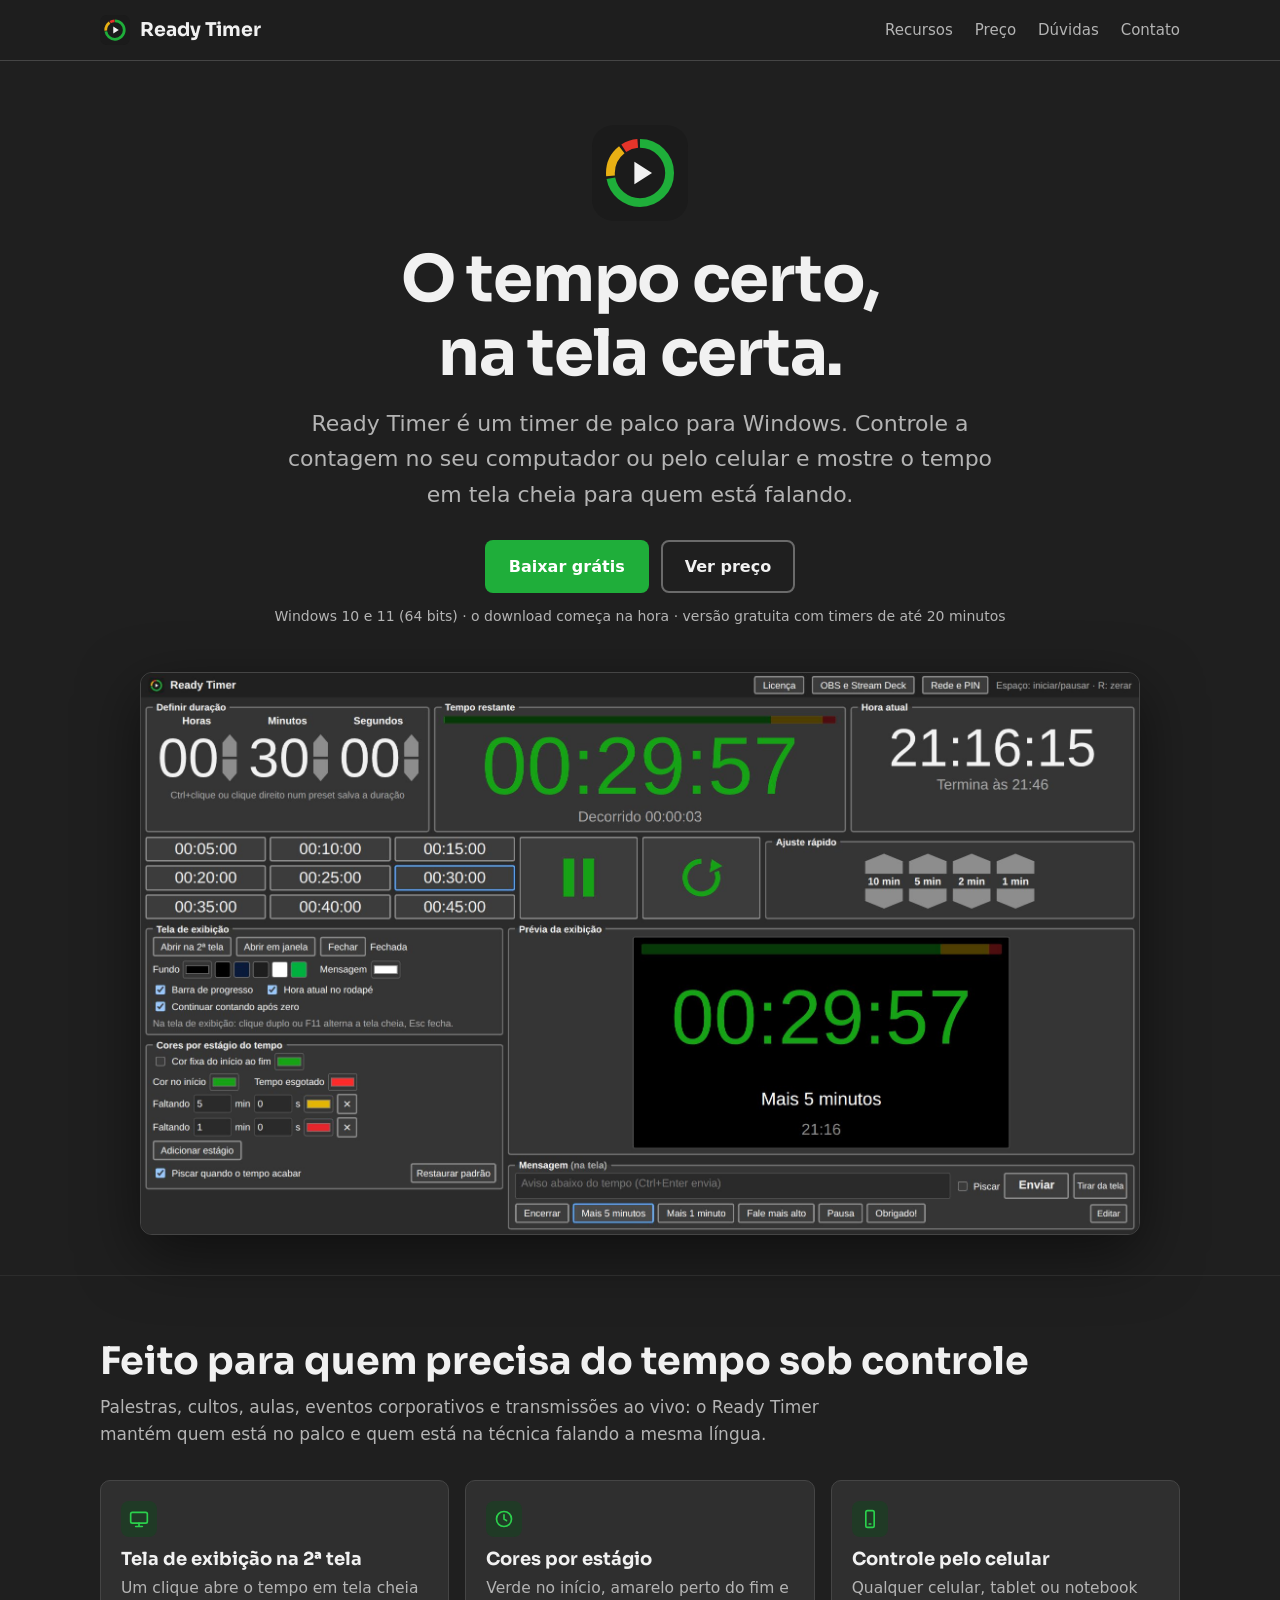
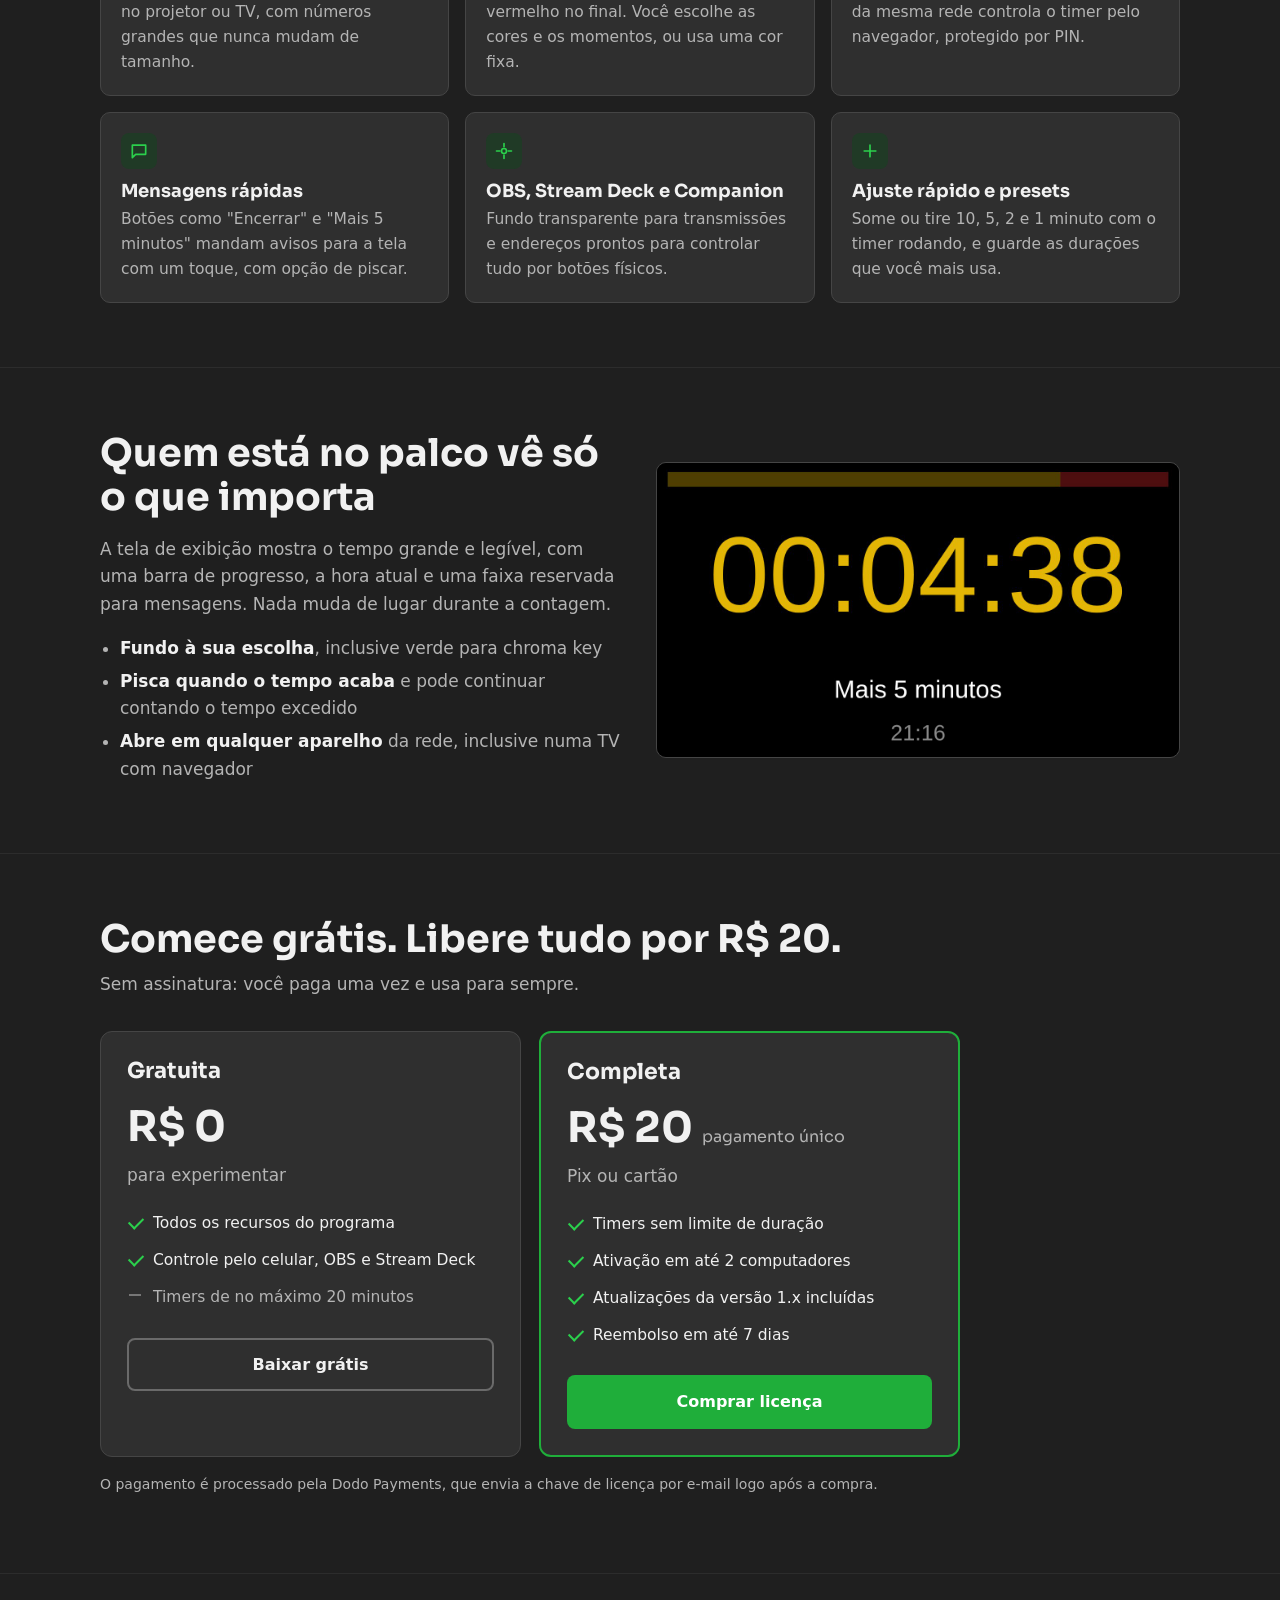
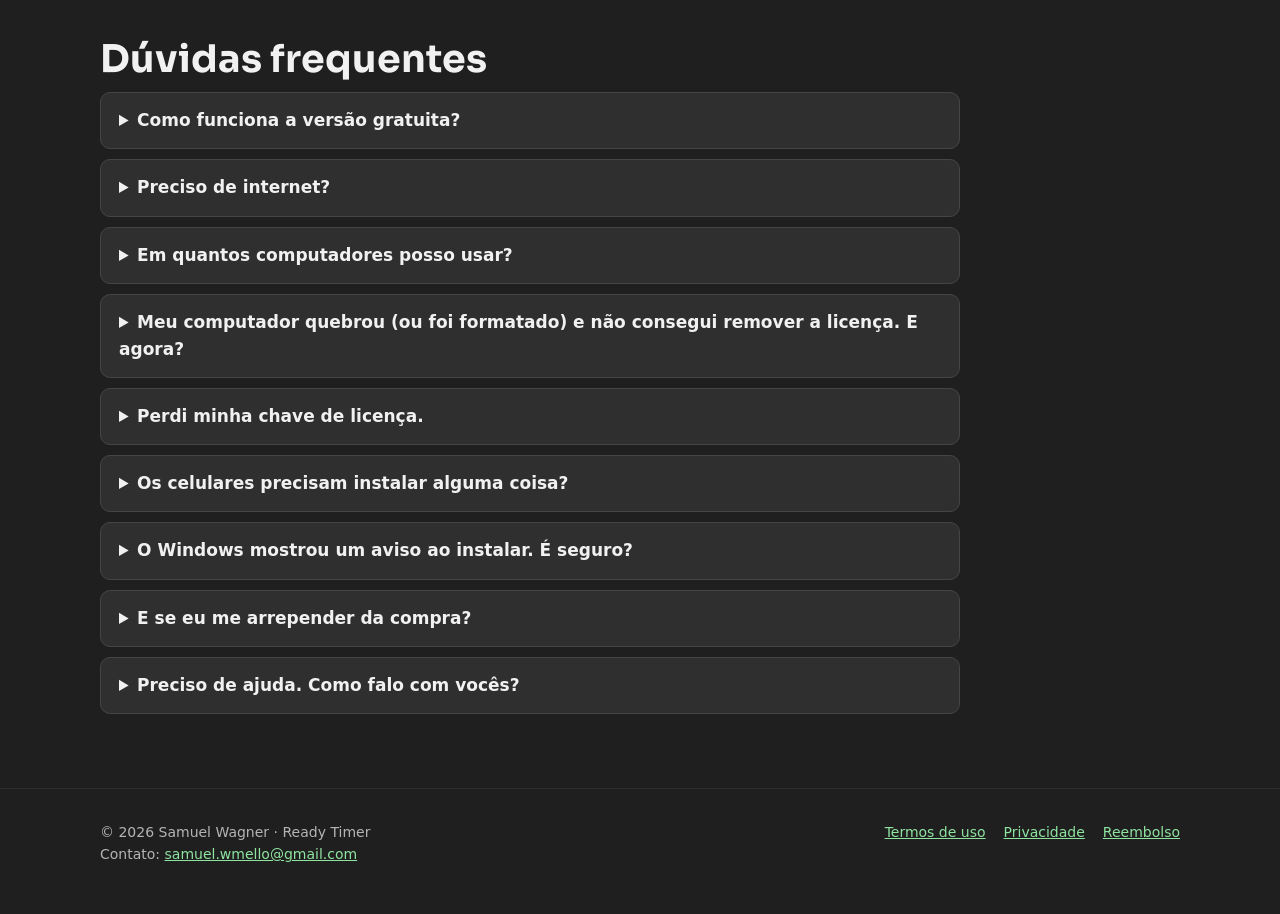
<file: index.html>
<!doctype html>
<html lang="pt-BR">
<head>
<meta charset="utf-8">
<meta name="viewport" content="width=device-width, initial-scale=1">
<title>Ready Timer: timer de palco para eventos, igrejas e transmissões</title>
<meta name="description" content="Timer de palco para Windows com tela de exibição, cores por estágio, controle pelo celular e integração com OBS e Stream Deck.">
<link rel="canonical" href="https://readytimer.com.br/">
<link rel="icon" href="img/icon.svg">
<link rel="preconnect" href="https://fonts.googleapis.com">
<link rel="stylesheet" href="https://fonts.googleapis.com/css2?family=Sora:wght@600;700&display=swap">
<link rel="stylesheet" href="style.css">
</head>
<body>
<header class="top"><div class="wrap">
  <a class="brand" href="index.html"><img src="img/icon.svg" alt="">Ready Timer</a>
  <nav class="nav"><a href="index.html#recursos">Recursos</a><a href="index.html#preco">Preço</a><a href="index.html#duvidas">Dúvidas</a><a href="mailto:samuel.wmello@gmail.com">Contato</a></nav>
</div></header>
<main>
<div class="hero wrap">
  <img class="logo" src="img/icon.svg" alt="">
  <h1>O tempo certo,<br>na tela certa.</h1>
  <p class="lead">Ready Timer é um timer de palco para Windows. Controle a contagem no seu computador ou pelo celular e mostre o tempo em tela cheia para quem está falando.</p>
  <div class="ctas">
    <a class="btn primary" id="dlBtn" href="#">Baixar grátis</a>
    <a class="btn ghost" href="#preco">Ver preço</a>
  </div>
  <div class="note muted">Windows 10 e 11 (64 bits) · o download começa na hora · versão gratuita com timers de até 20 minutos</div>
  <div class="shot"><img src="img/painel.jpg" alt="Painel de controle do Ready Timer com o tempo restante, presets, ajuste rápido e prévia da tela de exibição" width="2049" height="1152"></div>
</div>

<section id="recursos"><div class="wrap">
  <h2>Feito para quem precisa do tempo sob controle</h2>
  <p class="sub">Palestras, cultos, aulas, eventos corporativos e transmissões ao vivo: o Ready Timer mantém quem está no palco e quem está na técnica falando a mesma língua.</p>
  <div class="grid"><div class="card"><div class="ic"><svg viewBox="0 0 24 24" fill="none" stroke="#2bd04c" stroke-width="2" stroke-linecap="round" stroke-linejoin="round" aria-hidden="true"><rect x="2" y="4" width="20" height="13" rx="2"/><path d="M8 21h8M12 17v4"/></svg></div><h3>Tela de exibição na 2ª tela</h3><p>Um clique abre o tempo em tela cheia no projetor ou TV, com números grandes que nunca mudam de tamanho.</p></div><div class="card"><div class="ic"><svg viewBox="0 0 24 24" fill="none" stroke="#2bd04c" stroke-width="2" stroke-linecap="round" stroke-linejoin="round" aria-hidden="true"><circle cx="12" cy="12" r="9"/><path d="M12 7v5l3 2"/></svg></div><h3>Cores por estágio</h3><p>Verde no início, amarelo perto do fim e vermelho no final. Você escolhe as cores e os momentos, ou usa uma cor fixa.</p></div><div class="card"><div class="ic"><svg viewBox="0 0 24 24" fill="none" stroke="#2bd04c" stroke-width="2" stroke-linecap="round" stroke-linejoin="round" aria-hidden="true"><rect x="7" y="2" width="10" height="20" rx="2"/><path d="M11 18h2"/></svg></div><h3>Controle pelo celular</h3><p>Qualquer celular, tablet ou notebook da mesma rede controla o timer pelo navegador, protegido por PIN.</p></div><div class="card"><div class="ic"><svg viewBox="0 0 24 24" fill="none" stroke="#2bd04c" stroke-width="2" stroke-linecap="round" stroke-linejoin="round" aria-hidden="true"><path d="M4 5h16v11H8l-4 4z"/></svg></div><h3>Mensagens rápidas</h3><p>Botões como "Encerrar" e "Mais 5 minutos" mandam avisos para a tela com um toque, com opção de piscar.</p></div><div class="card"><div class="ic"><svg viewBox="0 0 24 24" fill="none" stroke="#2bd04c" stroke-width="2" stroke-linecap="round" stroke-linejoin="round" aria-hidden="true"><path d="M12 3v4M12 17v4M3 12h4M17 12h4"/><circle cx="12" cy="12" r="3"/></svg></div><h3>OBS, Stream Deck e Companion</h3><p>Fundo transparente para transmissões e endereços prontos para controlar tudo por botões físicos.</p></div><div class="card"><div class="ic"><svg viewBox="0 0 24 24" fill="none" stroke="#2bd04c" stroke-width="2" stroke-linecap="round" stroke-linejoin="round" aria-hidden="true"><path d="M5 12h14M12 5v14"/></svg></div><h3>Ajuste rápido e presets</h3><p>Some ou tire 10, 5, 2 e 1 minuto com o timer rodando, e guarde as durações que você mais usa.</p></div></div>
</div></section>

<section><div class="wrap split">
  <div>
    <h2>Quem está no palco vê só o que importa</h2>
    <p class="muted">A tela de exibição mostra o tempo grande e legível, com uma barra de progresso, a hora atual e uma faixa reservada para mensagens. Nada muda de lugar durante a contagem.</p>
    <ul>
      <li><b>Fundo à sua escolha</b>, inclusive verde para chroma key</li>
      <li><b>Pisca quando o tempo acaba</b> e pode continuar contando o tempo excedido</li>
      <li><b>Abre em qualquer aparelho</b> da rede, inclusive numa TV com navegador</li>
    </ul>
  </div>
  <img src="img/tela.jpg" alt="Tela de exibição com 00:04:38 em amarelo, barra de progresso e a mensagem Mais 5 minutos" width="1280" height="720" loading="lazy">
</div></section>

<section id="preco"><div class="wrap">
  <h2>Comece grátis. Libere tudo por R$ 20.</h2>
  <p class="sub">Sem assinatura: você paga uma vez e usa para sempre.</p>
  <div class="plans">
    <div class="plan">
      <h3>Gratuita</h3>
      <div class="price">R$ 0</div>
      <div class="muted">para experimentar</div>
      <ul>
        <li>Todos os recursos do programa</li>
        <li>Controle pelo celular, OBS e Stream Deck</li>
        <li class="no">Timers de no máximo 20 minutos</li>
      </ul>
      <a class="btn ghost dl" href="#">Baixar grátis</a>
    </div>
    <div class="plan pro">
      <h3>Completa</h3>
      <div class="price">R$ 20 <small>pagamento único</small></div>
      <div class="muted">Pix ou cartão</div>
      <ul>
        <li>Timers sem limite de duração</li>
        <li>Ativação em até 2 computadores</li>
        <li>Atualizações da versão 1.x incluídas</li>
        <li>Reembolso em até 7 dias</li>
      </ul>
      <a class="btn primary" id="buyBtn" href="#">Comprar licença</a>
    </div>
  </div>
  <p class="muted" style="font-size:14px;margin-top:16px">O pagamento é processado pela Dodo Payments, que envia a chave de licença por e-mail logo após a compra.</p>
</div></section>

<section id="duvidas"><div class="wrap">
  <h2>Dúvidas frequentes</h2>
  <details><summary>Como funciona a versão gratuita?</summary><p>É o programa completo, com uma única limitação: a duração máxima do timer é de 20 minutos. Ao ativar a licença, o limite desaparece, sem precisar reinstalar.</p></details>
  <details><summary>Preciso de internet?</summary><p>Só para ativar a licença. Depois disso o Ready Timer funciona sem internet e confere a licença sozinho quando há conexão. Ele pode ficar até 30 dias sem internet; passado esse prazo, basta conectar uma vez para confirmar.</p></details>
  <details><summary>Em quantos computadores posso usar?</summary><p>Cada licença ativa até 2 computadores. Para trocar de computador, use "Remover deste computador" no programa e ative no novo.</p></details>
  <details><summary>Meu computador quebrou (ou foi formatado) e não consegui remover a licença. E agora?</summary><p>Sem problema. No e-mail da compra há um link para gerenciar a sua licença: por ele você remove a ativação do computador antigo e libera a vaga para ativar no novo.</p></details>
  <details><summary>Perdi minha chave de licença.</summary><p>A chave está no e-mail enviado logo após a compra e também no painel de gerenciamento, acessado pelo link desse mesmo e-mail. Se não encontrar o e-mail, escreva para <a href="mailto:samuel.wmello@gmail.com">samuel.wmello@gmail.com</a> informando o e-mail usado na compra.</p></details>
  <details><summary>Os celulares precisam instalar alguma coisa?</summary><p>Não. Qualquer celular, tablet ou notebook na mesma rede abre o painel pelo navegador, lendo o QR code que aparece no programa. O controle pode ser protegido por PIN.</p></details>
  <details><summary>O Windows mostrou um aviso ao instalar. É seguro?</summary><p>Sim. O aviso "O Windows protegeu o computador" aparece com programas novos que ainda não têm assinatura digital paga. Clique em "Mais informações" e depois em "Executar assim mesmo".</p></details>
  <details><summary>E se eu me arrepender da compra?</summary><p>Você tem 7 dias para pedir o reembolso integral, sem precisar explicar o motivo. Veja a <a href="reembolso.html">política de reembolso</a>.</p></details>
  <details><summary>Preciso de ajuda. Como falo com vocês?</summary><p>Escreva para <a href="mailto:samuel.wmello@gmail.com">samuel.wmello@gmail.com</a>. Respondemos em até 2 dias úteis.</p></details>
</div></section>
</main>

<script>
/* ===== Links: edite aqui ===== */
/* baixa direto o instalador da versão mais recente (o arquivo da release precisa se chamar ReadyTimer-Instalador.exe) */
var LINK_DOWNLOAD = 'https://github.com/Dope3man/ready-timer-site/releases/latest/download/ReadyTimer-Instalador.exe';
var LINK_COMPRA   = 'https://checkout.dodopayments.com/buy/pdt_0Nq2BL6EiZrn10s6mBpdc?quantity=1';   /* link de checkout da Dodo Payments (enquanto vazio, o botão mostra "Em breve") */

document.querySelectorAll('#dlBtn,.dl').forEach(function(a){ a.href=LINK_DOWNLOAD; });
var buy=document.getElementById('buyBtn');
if(LINK_COMPRA){ buy.href=LINK_COMPRA; } else { buy.textContent='Compra disponível em breve'; buy.classList.add('off'); }
</script>

<footer><div class="wrap">
  <div>© 2026 Samuel Wagner · Ready Timer<br>Contato: <a href="mailto:samuel.wmello@gmail.com">samuel.wmello@gmail.com</a></div>
  <nav><a href="termos.html">Termos de uso</a><a href="privacidade.html">Privacidade</a><a href="reembolso.html">Reembolso</a></nav>
</div></footer>
</body>
</html>
</file>
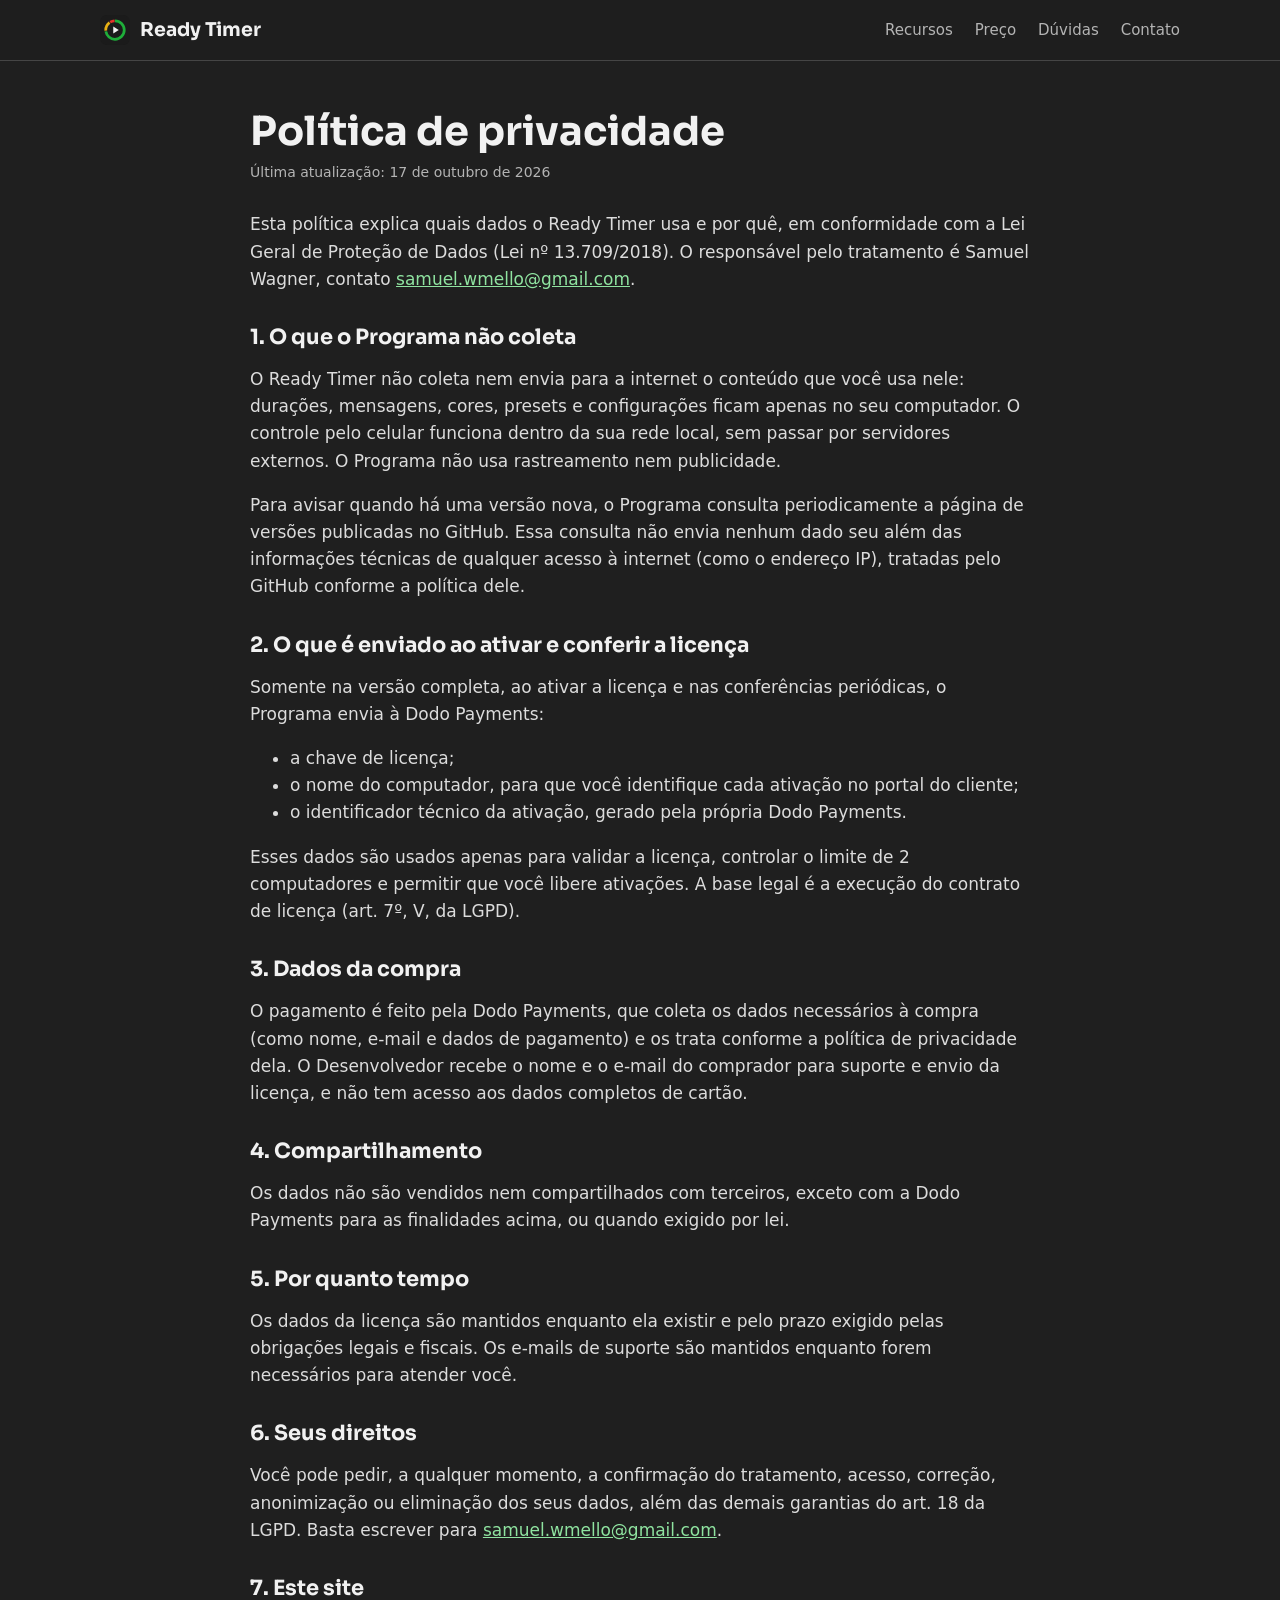
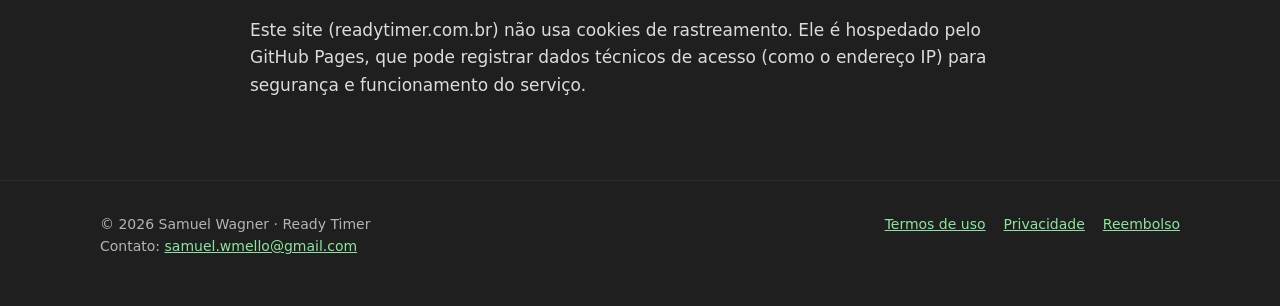
<file: privacidade.html>
<!doctype html>
<html lang="pt-BR">
<head>
<meta charset="utf-8">
<meta name="viewport" content="width=device-width, initial-scale=1">
<title>Política de privacidade · Ready Timer</title>
<meta name="description" content="">
<link rel="canonical" href="https://readytimer.com.br/privacidade.html">
<link rel="icon" href="img/icon.svg">
<link rel="preconnect" href="https://fonts.googleapis.com">
<link rel="stylesheet" href="https://fonts.googleapis.com/css2?family=Sora:wght@600;700&display=swap">
<link rel="stylesheet" href="style.css">
</head>
<body>
<header class="top"><div class="wrap">
  <a class="brand" href="index.html"><img src="img/icon.svg" alt="">Ready Timer</a>
  <nav class="nav"><a href="index.html#recursos">Recursos</a><a href="index.html#preco">Preço</a><a href="index.html#duvidas">Dúvidas</a><a href="mailto:samuel.wmello@gmail.com">Contato</a></nav>
</div></header>
<main class="doc">
<h1>Política de privacidade</h1>
<div class="upd">Última atualização: 17 de outubro de 2026</div>
<p>Esta política explica quais dados o Ready Timer usa e por quê, em conformidade com a Lei Geral de Proteção de Dados (Lei nº 13.709/2018). O responsável pelo tratamento é Samuel Wagner, contato <a href="mailto:samuel.wmello@gmail.com">samuel.wmello@gmail.com</a>.</p>

<h2>1. O que o Programa não coleta</h2>
<p>O Ready Timer não coleta nem envia para a internet o conteúdo que você usa nele: durações, mensagens, cores, presets e configurações ficam apenas no seu computador. O controle pelo celular funciona dentro da sua rede local, sem passar por servidores externos. O Programa não usa rastreamento nem publicidade.</p>
<p>Para avisar quando há uma versão nova, o Programa consulta periodicamente a página de versões publicadas no GitHub. Essa consulta não envia nenhum dado seu além das informações técnicas de qualquer acesso à internet (como o endereço IP), tratadas pelo GitHub conforme a política dele.</p>

<h2>2. O que é enviado ao ativar e conferir a licença</h2>
<p>Somente na versão completa, ao ativar a licença e nas conferências periódicas, o Programa envia à Dodo Payments:</p>
<ul>
<li>a chave de licença;</li>
<li>o nome do computador, para que você identifique cada ativação no portal do cliente;</li>
<li>o identificador técnico da ativação, gerado pela própria Dodo Payments.</li>
</ul>
<p>Esses dados são usados apenas para validar a licença, controlar o limite de 2 computadores e permitir que você libere ativações. A base legal é a execução do contrato de licença (art. 7º, V, da LGPD).</p>

<h2>3. Dados da compra</h2>
<p>O pagamento é feito pela Dodo Payments, que coleta os dados necessários à compra (como nome, e-mail e dados de pagamento) e os trata conforme a política de privacidade dela. O Desenvolvedor recebe o nome e o e-mail do comprador para suporte e envio da licença, e não tem acesso aos dados completos de cartão.</p>

<h2>4. Compartilhamento</h2>
<p>Os dados não são vendidos nem compartilhados com terceiros, exceto com a Dodo Payments para as finalidades acima, ou quando exigido por lei.</p>

<h2>5. Por quanto tempo</h2>
<p>Os dados da licença são mantidos enquanto ela existir e pelo prazo exigido pelas obrigações legais e fiscais. Os e-mails de suporte são mantidos enquanto forem necessários para atender você.</p>

<h2>6. Seus direitos</h2>
<p>Você pode pedir, a qualquer momento, a confirmação do tratamento, acesso, correção, anonimização ou eliminação dos seus dados, além das demais garantias do art. 18 da LGPD. Basta escrever para <a href="mailto:samuel.wmello@gmail.com">samuel.wmello@gmail.com</a>.</p>

<h2>7. Este site</h2>
<p>Este site (readytimer.com.br) não usa cookies de rastreamento. Ele é hospedado pelo GitHub Pages, que pode registrar dados técnicos de acesso (como o endereço IP) para segurança e funcionamento do serviço.</p>

</main>
<footer><div class="wrap">
  <div>© 2026 Samuel Wagner · Ready Timer<br>Contato: <a href="mailto:samuel.wmello@gmail.com">samuel.wmello@gmail.com</a></div>
  <nav><a href="termos.html">Termos de uso</a><a href="privacidade.html">Privacidade</a><a href="reembolso.html">Reembolso</a></nav>
</div></footer>
</body>
</html>
</file>
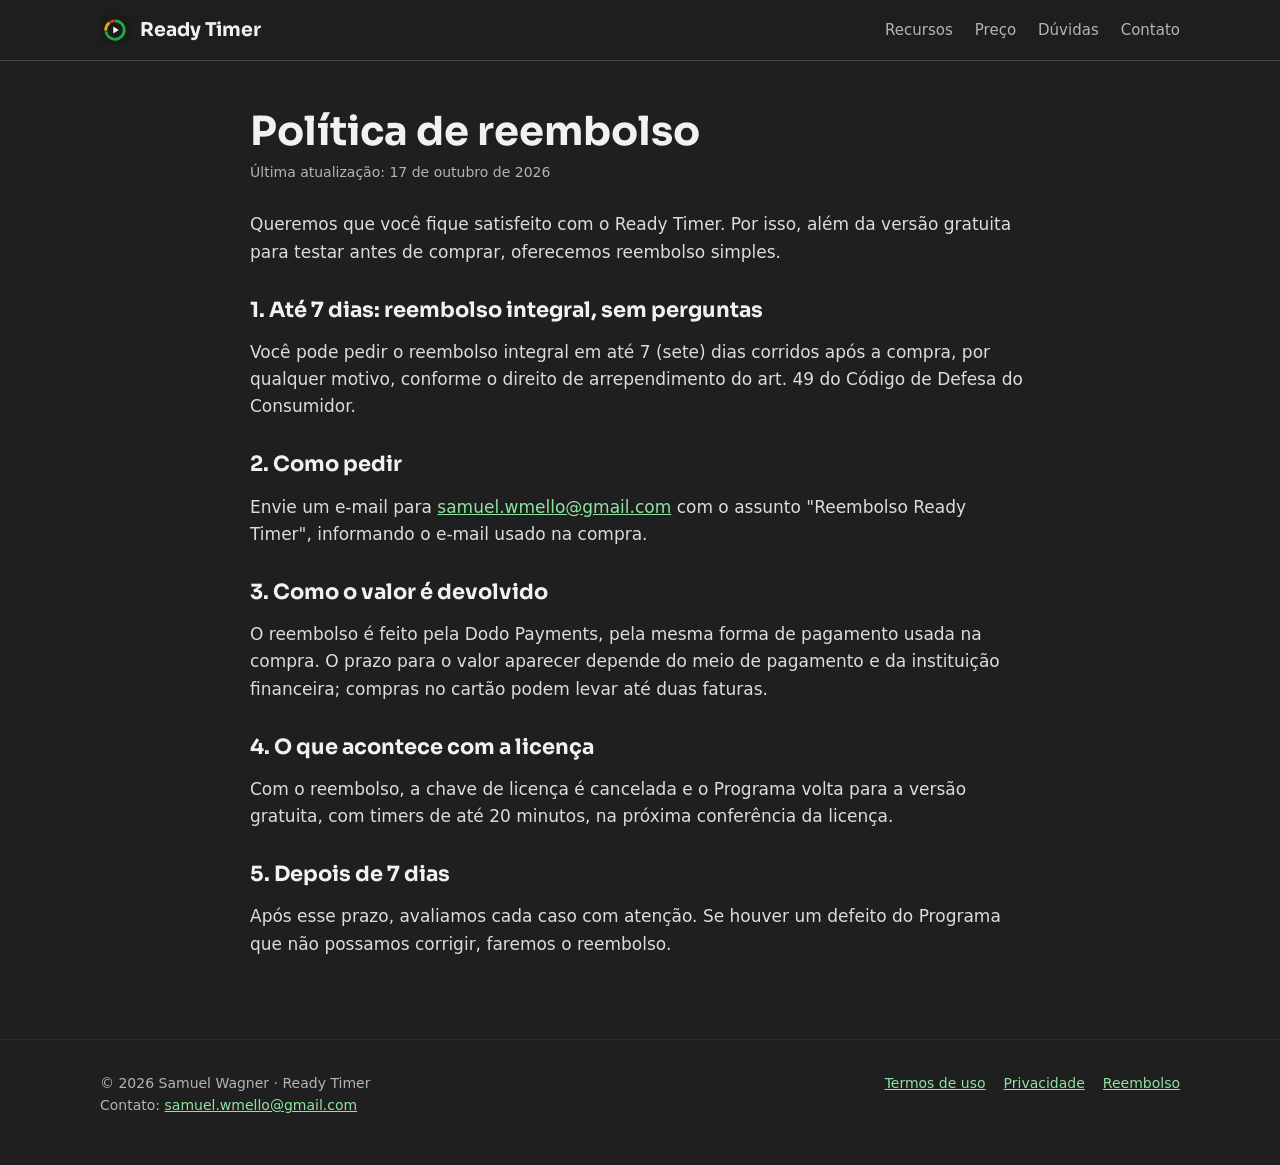
<file: reembolso.html>
<!doctype html>
<html lang="pt-BR">
<head>
<meta charset="utf-8">
<meta name="viewport" content="width=device-width, initial-scale=1">
<title>Política de reembolso · Ready Timer</title>
<meta name="description" content="">
<link rel="canonical" href="https://readytimer.com.br/reembolso.html">
<link rel="icon" href="img/icon.svg">
<link rel="preconnect" href="https://fonts.googleapis.com">
<link rel="stylesheet" href="https://fonts.googleapis.com/css2?family=Sora:wght@600;700&display=swap">
<link rel="stylesheet" href="style.css">
</head>
<body>
<header class="top"><div class="wrap">
  <a class="brand" href="index.html"><img src="img/icon.svg" alt="">Ready Timer</a>
  <nav class="nav"><a href="index.html#recursos">Recursos</a><a href="index.html#preco">Preço</a><a href="index.html#duvidas">Dúvidas</a><a href="mailto:samuel.wmello@gmail.com">Contato</a></nav>
</div></header>
<main class="doc">
<h1>Política de reembolso</h1>
<div class="upd">Última atualização: 17 de outubro de 2026</div>
<p>Queremos que você fique satisfeito com o Ready Timer. Por isso, além da versão gratuita para testar antes de comprar, oferecemos reembolso simples.</p>

<h2>1. Até 7 dias: reembolso integral, sem perguntas</h2>
<p>Você pode pedir o reembolso integral em até 7 (sete) dias corridos após a compra, por qualquer motivo, conforme o direito de arrependimento do art. 49 do Código de Defesa do Consumidor.</p>

<h2>2. Como pedir</h2>
<p>Envie um e-mail para <a href="mailto:samuel.wmello@gmail.com">samuel.wmello@gmail.com</a> com o assunto "Reembolso Ready Timer", informando o e-mail usado na compra.</p>

<h2>3. Como o valor é devolvido</h2>
<p>O reembolso é feito pela Dodo Payments, pela mesma forma de pagamento usada na compra. O prazo para o valor aparecer depende do meio de pagamento e da instituição financeira; compras no cartão podem levar até duas faturas.</p>

<h2>4. O que acontece com a licença</h2>
<p>Com o reembolso, a chave de licença é cancelada e o Programa volta para a versão gratuita, com timers de até 20 minutos, na próxima conferência da licença.</p>

<h2>5. Depois de 7 dias</h2>
<p>Após esse prazo, avaliamos cada caso com atenção. Se houver um defeito do Programa que não possamos corrigir, faremos o reembolso.</p>

</main>
<footer><div class="wrap">
  <div>© 2026 Samuel Wagner · Ready Timer<br>Contato: <a href="mailto:samuel.wmello@gmail.com">samuel.wmello@gmail.com</a></div>
  <nav><a href="termos.html">Termos de uso</a><a href="privacidade.html">Privacidade</a><a href="reembolso.html">Reembolso</a></nav>
</div></footer>
</body>
</html>
</file>
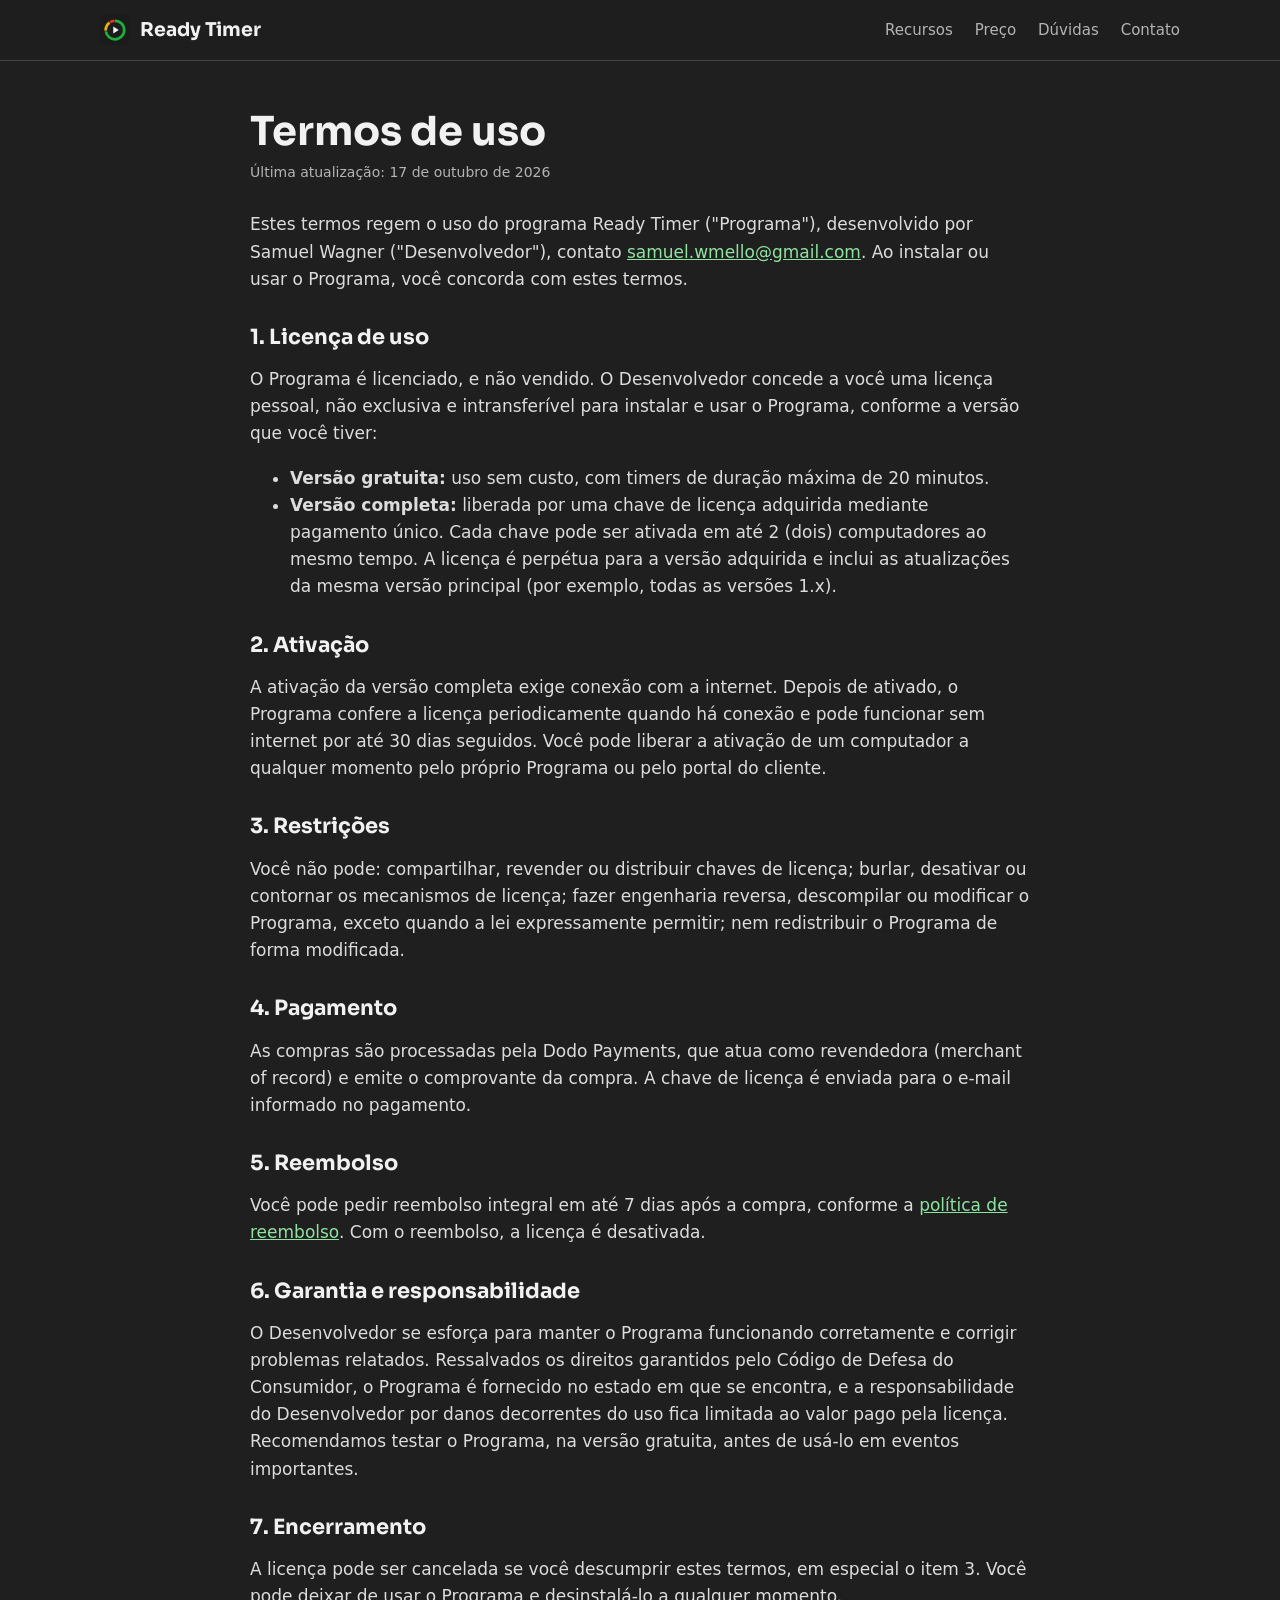
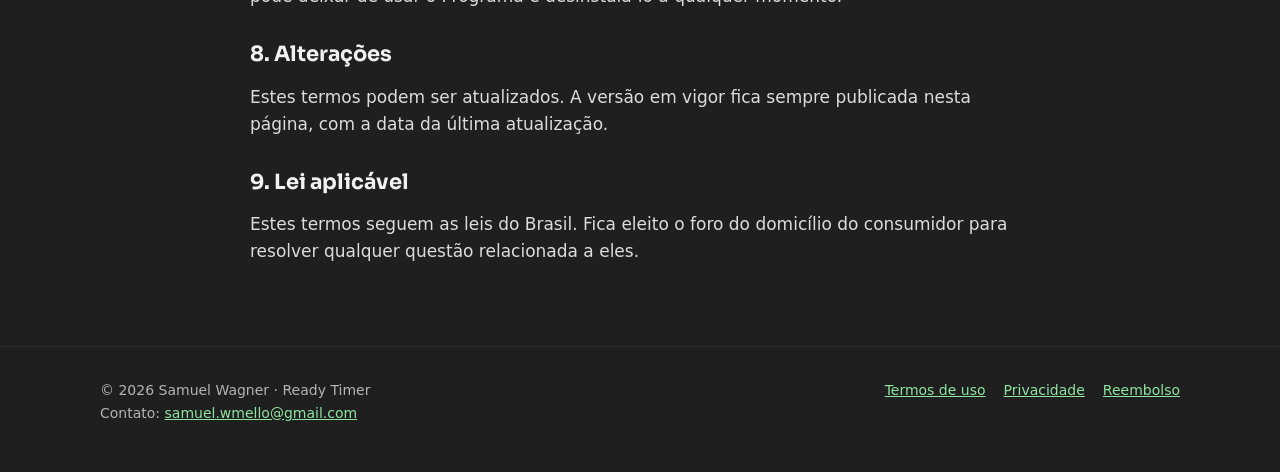
<file: termos.html>
<!doctype html>
<html lang="pt-BR">
<head>
<meta charset="utf-8">
<meta name="viewport" content="width=device-width, initial-scale=1">
<title>Termos de uso · Ready Timer</title>
<meta name="description" content="">
<link rel="canonical" href="https://readytimer.com.br/termos.html">
<link rel="icon" href="img/icon.svg">
<link rel="preconnect" href="https://fonts.googleapis.com">
<link rel="stylesheet" href="https://fonts.googleapis.com/css2?family=Sora:wght@600;700&display=swap">
<link rel="stylesheet" href="style.css">
</head>
<body>
<header class="top"><div class="wrap">
  <a class="brand" href="index.html"><img src="img/icon.svg" alt="">Ready Timer</a>
  <nav class="nav"><a href="index.html#recursos">Recursos</a><a href="index.html#preco">Preço</a><a href="index.html#duvidas">Dúvidas</a><a href="mailto:samuel.wmello@gmail.com">Contato</a></nav>
</div></header>
<main class="doc">
<h1>Termos de uso</h1>
<div class="upd">Última atualização: 17 de outubro de 2026</div>
<p>Estes termos regem o uso do programa Ready Timer ("Programa"), desenvolvido por Samuel Wagner ("Desenvolvedor"), contato <a href="mailto:samuel.wmello@gmail.com">samuel.wmello@gmail.com</a>. Ao instalar ou usar o Programa, você concorda com estes termos.</p>

<h2>1. Licença de uso</h2>
<p>O Programa é licenciado, e não vendido. O Desenvolvedor concede a você uma licença pessoal, não exclusiva e intransferível para instalar e usar o Programa, conforme a versão que você tiver:</p>
<ul>
<li><b>Versão gratuita:</b> uso sem custo, com timers de duração máxima de 20 minutos.</li>
<li><b>Versão completa:</b> liberada por uma chave de licença adquirida mediante pagamento único. Cada chave pode ser ativada em até 2 (dois) computadores ao mesmo tempo. A licença é perpétua para a versão adquirida e inclui as atualizações da mesma versão principal (por exemplo, todas as versões 1.x).</li>
</ul>

<h2>2. Ativação</h2>
<p>A ativação da versão completa exige conexão com a internet. Depois de ativado, o Programa confere a licença periodicamente quando há conexão e pode funcionar sem internet por até 30 dias seguidos. Você pode liberar a ativação de um computador a qualquer momento pelo próprio Programa ou pelo portal do cliente.</p>

<h2>3. Restrições</h2>
<p>Você não pode: compartilhar, revender ou distribuir chaves de licença; burlar, desativar ou contornar os mecanismos de licença; fazer engenharia reversa, descompilar ou modificar o Programa, exceto quando a lei expressamente permitir; nem redistribuir o Programa de forma modificada.</p>

<h2>4. Pagamento</h2>
<p>As compras são processadas pela Dodo Payments, que atua como revendedora (merchant of record) e emite o comprovante da compra. A chave de licença é enviada para o e-mail informado no pagamento.</p>

<h2>5. Reembolso</h2>
<p>Você pode pedir reembolso integral em até 7 dias após a compra, conforme a <a href="reembolso.html">política de reembolso</a>. Com o reembolso, a licença é desativada.</p>

<h2>6. Garantia e responsabilidade</h2>
<p>O Desenvolvedor se esforça para manter o Programa funcionando corretamente e corrigir problemas relatados. Ressalvados os direitos garantidos pelo Código de Defesa do Consumidor, o Programa é fornecido no estado em que se encontra, e a responsabilidade do Desenvolvedor por danos decorrentes do uso fica limitada ao valor pago pela licença. Recomendamos testar o Programa, na versão gratuita, antes de usá-lo em eventos importantes.</p>

<h2>7. Encerramento</h2>
<p>A licença pode ser cancelada se você descumprir estes termos, em especial o item 3. Você pode deixar de usar o Programa e desinstalá-lo a qualquer momento.</p>

<h2>8. Alterações</h2>
<p>Estes termos podem ser atualizados. A versão em vigor fica sempre publicada nesta página, com a data da última atualização.</p>

<h2>9. Lei aplicável</h2>
<p>Estes termos seguem as leis do Brasil. Fica eleito o foro do domicílio do consumidor para resolver qualquer questão relacionada a eles.</p>

</main>
<footer><div class="wrap">
  <div>© 2026 Samuel Wagner · Ready Timer<br>Contato: <a href="mailto:samuel.wmello@gmail.com">samuel.wmello@gmail.com</a></div>
  <nav><a href="termos.html">Termos de uso</a><a href="privacidade.html">Privacidade</a><a href="reembolso.html">Reembolso</a></nav>
</div></footer>
</body>
</html>
</file>
<file: style.css>
:root{
  --bg:#1f1f1f; --bg2:#272727; --panel:#2f2f2f; --line:#454545; --txt:#f1f1f1; --muted:#b4b4b4;
  --green:#1fae3a; --green2:#2bd04c; --amber:#e8b014; --red:#e5342a;
  color-scheme:dark;
}
*{box-sizing:border-box}
html{scroll-behavior:smooth}
body{margin:0;background:var(--bg);color:var(--txt);font:17px/1.6 "Segoe UI",system-ui,-apple-system,Roboto,Arial,sans-serif}
h1,h2,h3{font-family:Sora,"Segoe UI",system-ui,sans-serif;line-height:1.15;margin:0}
a{color:#8fe3a0}
a:hover{color:#b9f0c4}
img{max-width:100%;height:auto;display:block}
.wrap{max-width:1120px;margin:0 auto;padding:0 20px}
.muted{color:var(--muted)}

/* topo */
.top{position:sticky;top:0;z-index:10;background:rgba(31,31,31,.92);backdrop-filter:blur(8px);border-bottom:1px solid var(--line)}
.top .wrap{display:flex;align-items:center;justify-content:space-between;height:60px;gap:16px}
.brand{display:flex;align-items:center;gap:10px;color:var(--txt);text-decoration:none;font-family:Sora,"Segoe UI",sans-serif;font-weight:700;font-size:19px}
.brand img{width:30px;height:30px}
.nav{display:flex;gap:22px;font-size:15px}
.nav a{color:var(--muted);text-decoration:none}
.nav a:hover{color:var(--txt)}

/* botões */
.btn{display:inline-flex;align-items:center;justify-content:center;gap:8px;padding:12px 22px;border-radius:8px;font-weight:600;text-decoration:none;border:2px solid transparent;font-size:16px;cursor:pointer}
.btn.primary{background:var(--green);color:#fff}
.btn.primary:hover{background:var(--green2);color:#fff}
.btn.ghost{border-color:#6a6a6a;color:var(--txt)}
.btn.ghost:hover{border-color:#9a9a9a;color:var(--txt)}
.btn.off{opacity:.55;pointer-events:none}

/* herói */
.hero{padding:64px 0 40px;text-align:center}
.hero .logo{width:96px;height:96px;margin:0 auto 22px}
.hero h1{font-size:clamp(38px,6vw,64px);letter-spacing:-.02em}
.hero p.lead{font-size:clamp(18px,2.2vw,22px);color:var(--muted);max-width:720px;margin:16px auto 28px}
.hero .ctas{display:flex;gap:12px;justify-content:center;flex-wrap:wrap}
.hero .note{font-size:14px;margin-top:12px}
.shot{margin:44px auto 0;max-width:1000px;border-radius:12px;overflow:hidden;border:1px solid var(--line);box-shadow:0 20px 60px rgba(0,0,0,.5)}

section{padding:64px 0;border-top:1px solid #2c2c2c}
section h2{font-size:clamp(28px,3.6vw,38px);margin-bottom:10px}
section .sub{color:var(--muted);margin:0 0 32px;max-width:720px}

/* recursos */
.grid{display:grid;grid-template-columns:repeat(3,1fr);gap:16px}
.card{background:var(--panel);border:1px solid var(--line);border-radius:10px;padding:20px}
.card h3{font-size:18px;margin-bottom:6px}
.card p{margin:0;color:var(--muted);font-size:15.5px}
.card .ic{width:36px;height:36px;border-radius:8px;display:flex;align-items:center;justify-content:center;margin-bottom:12px;background:#203a26}
.card .ic svg{width:20px;height:20px}

/* duas telas */
.split{display:grid;grid-template-columns:1fr 1fr;gap:32px;align-items:center}
.split img{border-radius:10px;border:1px solid var(--line)}
.split ul{padding-left:20px;margin:12px 0 0}
.split li{margin:6px 0;color:var(--muted)}
.split li b{color:var(--txt)}

/* preço */
.plans{display:grid;grid-template-columns:1fr 1fr;gap:18px;max-width:860px}
.plan{background:var(--panel);border:1px solid var(--line);border-radius:12px;padding:26px}
.plan.pro{border:2px solid var(--green)}
.plan h3{font-size:22px}
.price{font-family:Sora,"Segoe UI",sans-serif;font-size:42px;font-weight:700;margin:10px 0 2px}
.price small{font-size:16px;font-weight:400;color:var(--muted)}
.plan ul{list-style:none;padding:0;margin:16px 0 22px}
.plan li{padding:6px 0 6px 26px;position:relative;font-size:15.5px}
.plan li::before{content:"";position:absolute;left:2px;top:12px;width:12px;height:7px;border-left:2px solid var(--green2);border-bottom:2px solid var(--green2);transform:rotate(-45deg)}
.plan li.no{color:var(--muted)}
.plan li.no::before{border:0;width:12px;height:2px;background:#777;transform:none;top:15px}
.plan .btn{width:100%}

/* perguntas */
details{background:var(--panel);border:1px solid var(--line);border-radius:10px;padding:14px 18px;margin-bottom:10px;max-width:860px}
summary{cursor:pointer;font-weight:600}
details p{margin:10px 0 0;color:var(--muted)}

/* rodapé */
footer{border-top:1px solid #2c2c2c;padding:32px 0 48px;font-size:14px;color:var(--muted)}
footer .wrap{display:flex;justify-content:space-between;gap:20px;flex-wrap:wrap}
footer nav{display:flex;gap:18px;flex-wrap:wrap}

/* páginas de texto */
.doc{max-width:820px;padding:48px 20px 64px;margin:0 auto}
.doc h1{font-size:clamp(30px,4vw,40px);margin-bottom:6px}
.doc h2{font-size:21px;margin:32px 0 8px}
.doc p,.doc li{color:#dcdcdc}
.doc .upd{color:var(--muted);font-size:14px;margin-bottom:28px}

@media (max-width:860px){
  .grid{grid-template-columns:1fr 1fr}
  .split,.plans{grid-template-columns:1fr}
  .nav{display:none}
}
@media (max-width:560px){ .grid{grid-template-columns:1fr} .hero{padding-top:44px} }
</file>
